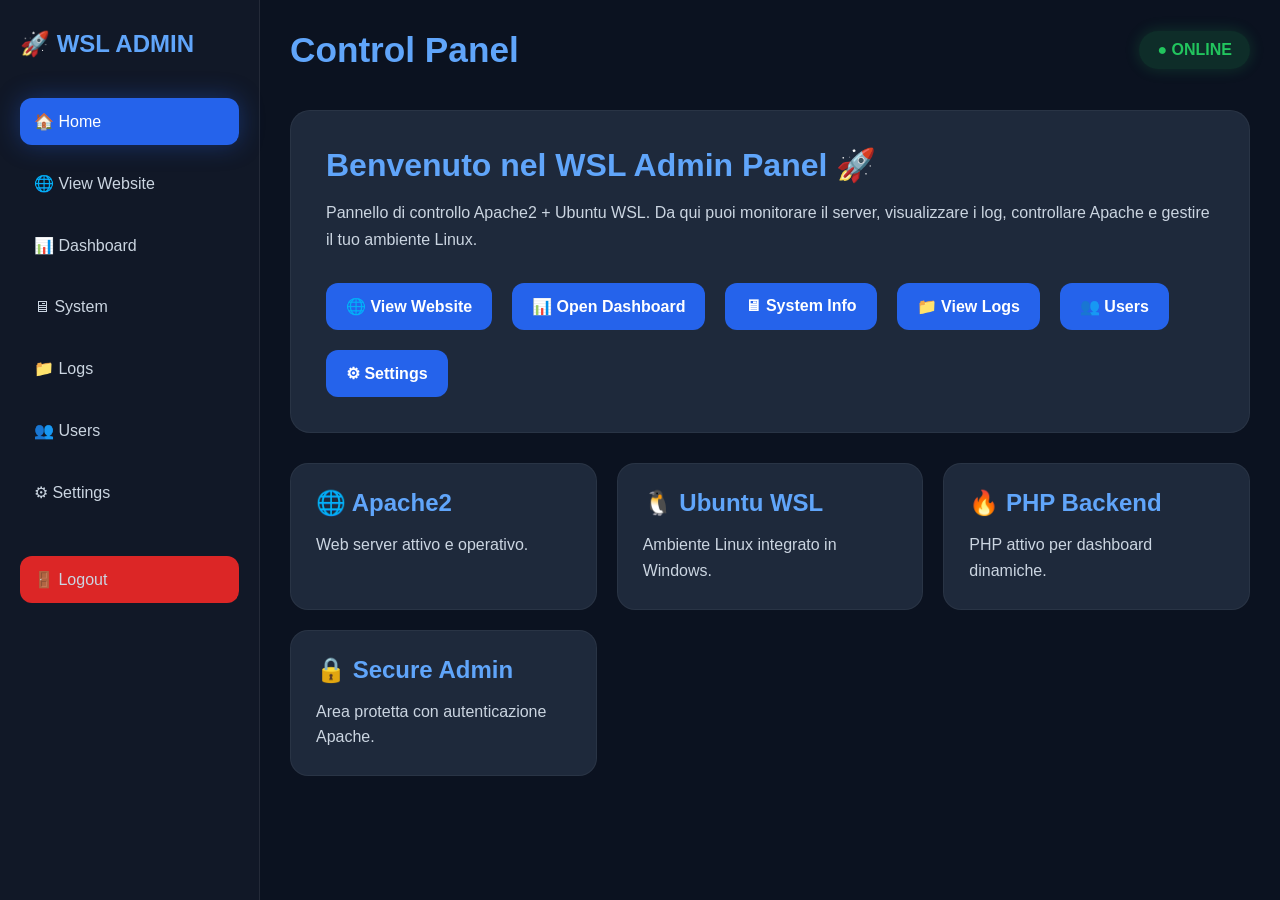
<file: admin/index.html>
<!DOCTYPE html>
<html lang="it">

<head>

<meta charset="UTF-8">
<meta name="viewport" content="width=device-width, initial-scale=1.0">

<title>WSL Admin Panel</title>

<link rel="stylesheet" href="../css/admin.css">

<style>

.welcome-box{
    background:#1e293b;
    padding:35px;
    border-radius:20px;
    margin-bottom:30px;
    border:1px solid rgba(255,255,255,0.05);
}

.welcome-box h1{
    color:#60a5fa;
    margin-bottom:15px;
}

.welcome-box p{
    color:#cbd5e1;
    line-height:1.7;
}

.quick-actions{
    display:flex;
    flex-wrap:wrap;
    gap:20px;
    margin-top:30px;
}

.quick-btn{
    background:#2563eb;
    color:white;
    padding:14px 20px;
    border-radius:12px;
    text-decoration:none;
    transition:0.3s;
    font-weight:bold;
}

.quick-btn:hover{
    background:#1d4ed8;
    transform:translateY(-3px);
}

.server-grid{
    display:grid;
    grid-template-columns:repeat(auto-fit,minmax(240px,1fr));
    gap:20px;
}

.server-card{
    background:#1e293b;
    padding:25px;
    border-radius:18px;
    border:1px solid rgba(255,255,255,0.05);
    transition:0.3s;
}

.server-card:hover{
    transform:translateY(-5px);
    border-color:rgba(96,165,250,0.4);
}

.server-card h2{
    color:#60a5fa;
    margin-bottom:15px;
}

.server-card p{
    color:#cbd5e1;
    line-height:1.6;
}

.logout-btn{

    background:#dc2626;

    margin-top:25px;

}

.logout-btn:hover{

    background:#b91c1c;

}
.sidebar .menu a.active{

    background:#2563eb;

    color:white;

    box-shadow:0 0 25px rgba(37,99,235,0.35);

}
</style>

</head>

<body>

<!-- SIDEBAR -->

<div class="sidebar">

    <div class="logo">
        🚀 WSL ADMIN
    </div>

    <div class="menu">

        <a href="index.html" class="active">🏠 Home</a>

        <a href="../index.php">🌐 View Website</a>

        <a href="dashboard.php">📊 Dashboard</a>

        <a href="system.php">🖥 System</a>

        <a href="logs.php">📁 Logs</a>

        <a href="users.php">👥 Users </a>

        <a href="settings.php">⚙ Settings</a>

        <a href="logout.php" class="logout-btn">
        🚪 Logout
        </a>

    </div>

</div>

<!-- MAIN -->

<div class="main-content">

    <div class="topbar">

        <h1>Control Panel</h1>

        <div class="status">
            ● ONLINE
        </div>

    </div>

    <!-- WELCOME -->

    <div class="welcome-box">

        <h1>Benvenuto nel WSL Admin Panel 🚀</h1>

        <p>
            Pannello di controllo Apache2 + Ubuntu WSL.
            Da qui puoi monitorare il server, visualizzare i log,
            controllare Apache e gestire il tuo ambiente Linux.
        </p>

        <!-- QUICK ACTIONS -->

        <div class="quick-actions">

            <a href="../index.php" class="quick-btn">
                🌐 View Website
            </a>

            <a href="dashboard.php" class="quick-btn">
                📊 Open Dashboard
            </a>

            <a href="system.php" class="quick-btn">
                🖥 System Info
            </a>

            <a href="logs.php" class="quick-btn">
                📁 View Logs
            </a>

            <a href="users.php" class="quick-btn">
               👥 Users
            </a>

            <a href="settings.php" class="quick-btn">
                ⚙ Settings
            </a>
        </div>

    </div>

    <!-- SERVER CARDS -->

    <div class="server-grid">

        <div class="server-card">

            <h2>🌐 Apache2</h2>

            <p>
                Web server attivo e operativo.
            </p>

        </div>

        <div class="server-card">

            <h2>🐧 Ubuntu WSL</h2>

            <p>
                Ambiente Linux integrato in Windows.
            </p>

        </div>

        <div class="server-card">

            <h2>🔥 PHP Backend</h2>

            <p>
                PHP attivo per dashboard dinamiche.
            </p>

        </div>

        <div class="server-card">

            <h2>🔒 Secure Admin</h2>

            <p>
                Area protetta con autenticazione Apache.
            </p>

        </div>

    </div>

</div>

</div>

</body>
</html>
</file>
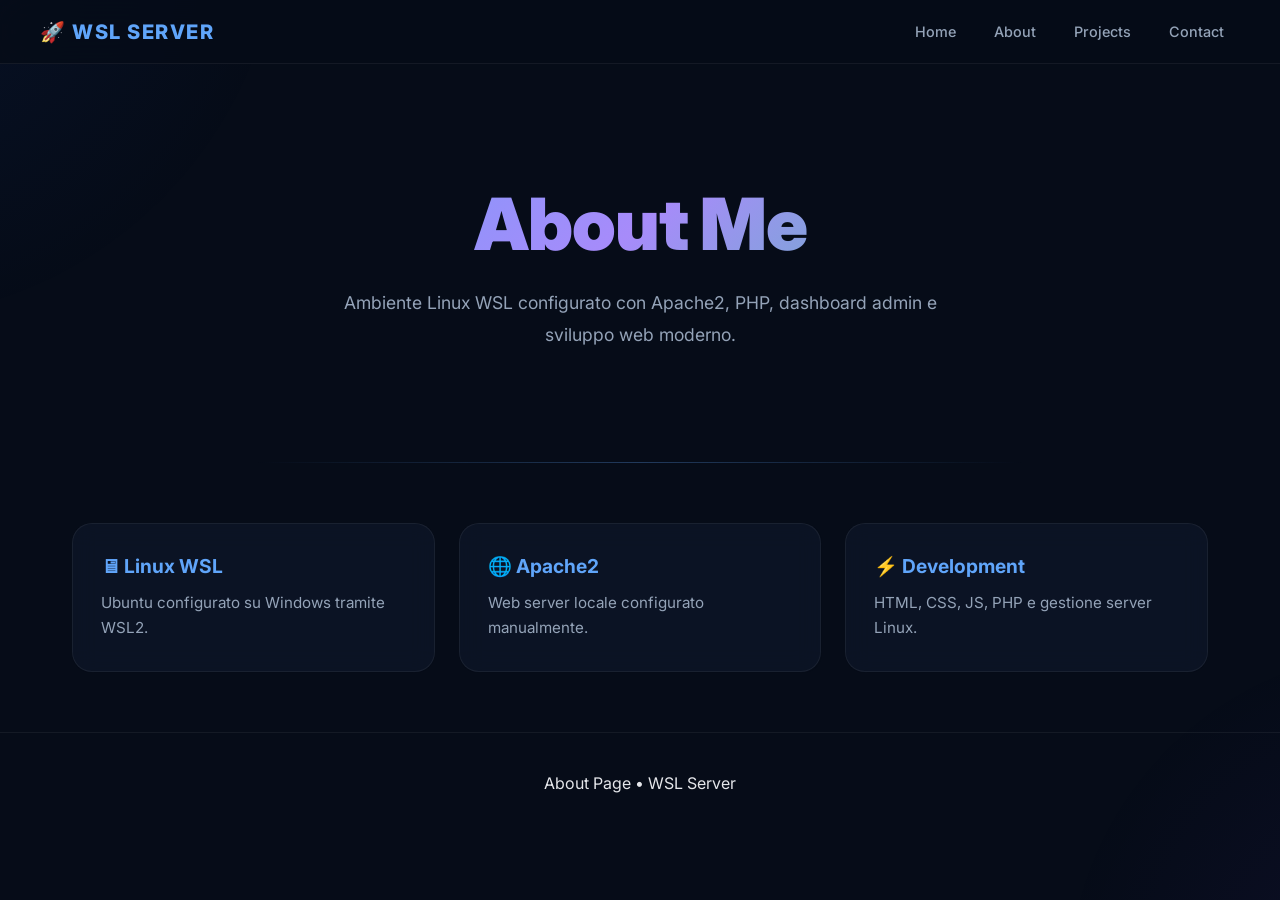
<file: pages/about.html>
<!DOCTYPE html>
<html lang="it">

<head>

<meta charset="UTF-8">
<meta name="viewport" content="width=device-width, initial-scale=1.0">

<title>About</title>

<link rel="stylesheet" href="../style.css">

</head>

<body>

<nav>

    <div class="logo">
        🚀 WSL SERVER
    </div>

    <div class="menu">
        <a href="../index.php">Home</a>
        <a href="about.html">About</a>
        <a href="projects.html">Projects</a>
        <a href="contact.html">Contact</a>
    </div>

</nav>

<section class="hero">

    <h1>About Me</h1>

    <p>
        Ambiente Linux WSL configurato con Apache2,
        PHP, dashboard admin e sviluppo web moderno.
    </p>

</section>

<section class="cards">

    <div class="card">

        <h2>🖥 Linux WSL</h2>

        <p>
            Ubuntu configurato su Windows tramite WSL2.
        </p>

    </div>

    <div class="card">

        <h2>🌐 Apache2</h2>

        <p>
            Web server locale configurato manualmente.
        </p>

    </div>

    <div class="card">

        <h2>⚡ Development</h2>

        <p>
            HTML, CSS, JS, PHP e gestione server Linux.
        </p>

    </div>

</section>

<footer>
    About Page • WSL Server
</footer>

</body>
</html>
</file>
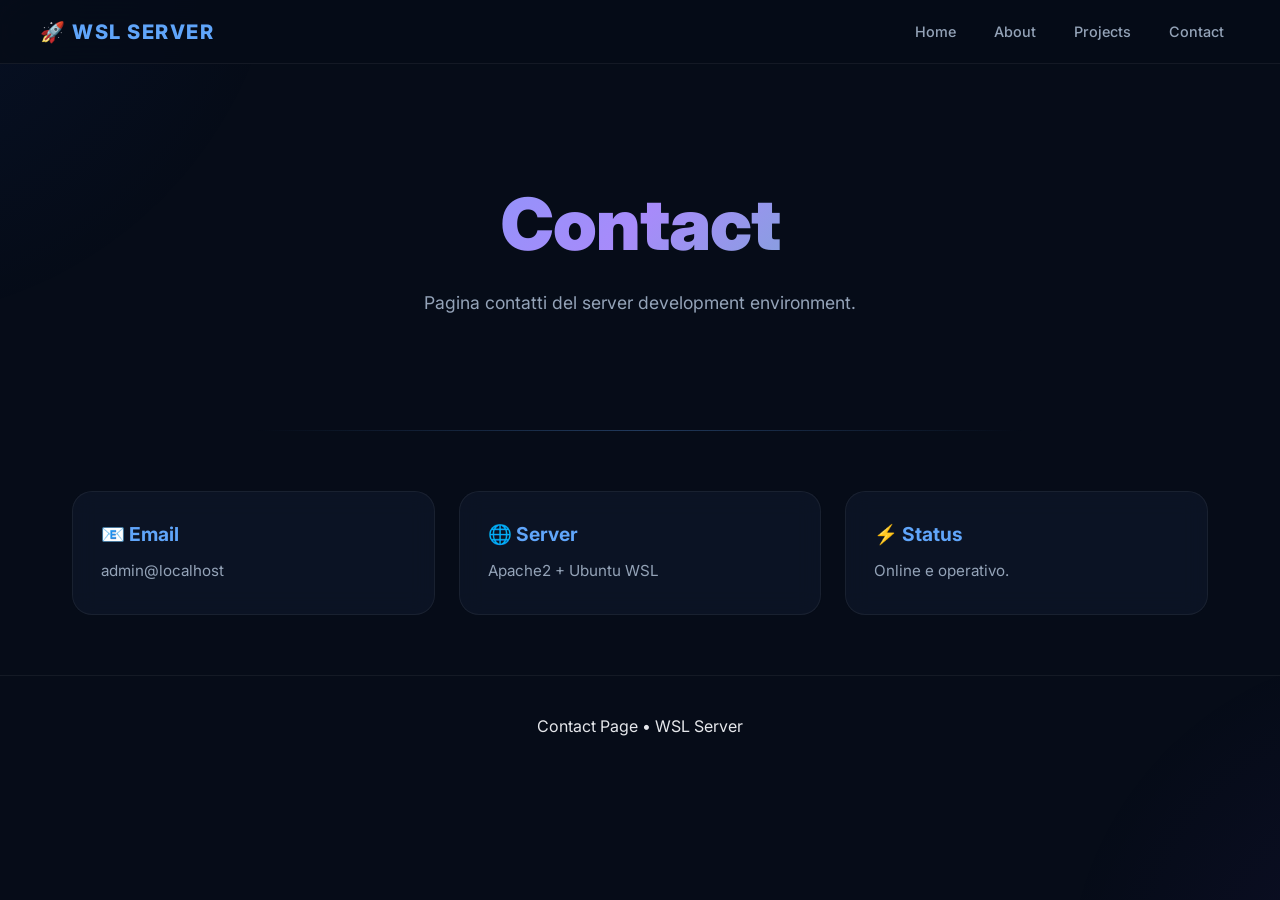
<file: pages/contact.html>
<!DOCTYPE html>
<html lang="it">

<head>

<meta charset="UTF-8">
<meta name="viewport" content="width=device-width, initial-scale=1.0">

<title>Contact</title>

<link rel="stylesheet" href="../style.css">

</head>

<body>

<nav>

    <div class="logo">
        🚀 WSL SERVER
    </div>

    <div class="menu">
        <a href="../index.php">Home</a>
        <a href="about.html">About</a>
        <a href="projects.html">Projects</a>
        <a href="contact.html">Contact</a>
    </div>

</nav>

<section class="hero">

    <h1>Contact</h1>

    <p>
        Pagina contatti del server development environment.
    </p>

</section>

<section class="cards">

    <div class="card">

        <h2>📧 Email</h2>

        <p>
            admin@localhost
        </p>

    </div>

    <div class="card">

        <h2>🌐 Server</h2>

        <p>
            Apache2 + Ubuntu WSL
        </p>

    </div>

    <div class="card">

        <h2>⚡ Status</h2>

        <p>
            Online e operativo.
        </p>

    </div>

</section>

<footer>
    Contact Page • WSL Server
</footer>

</body>
</html>
</file>
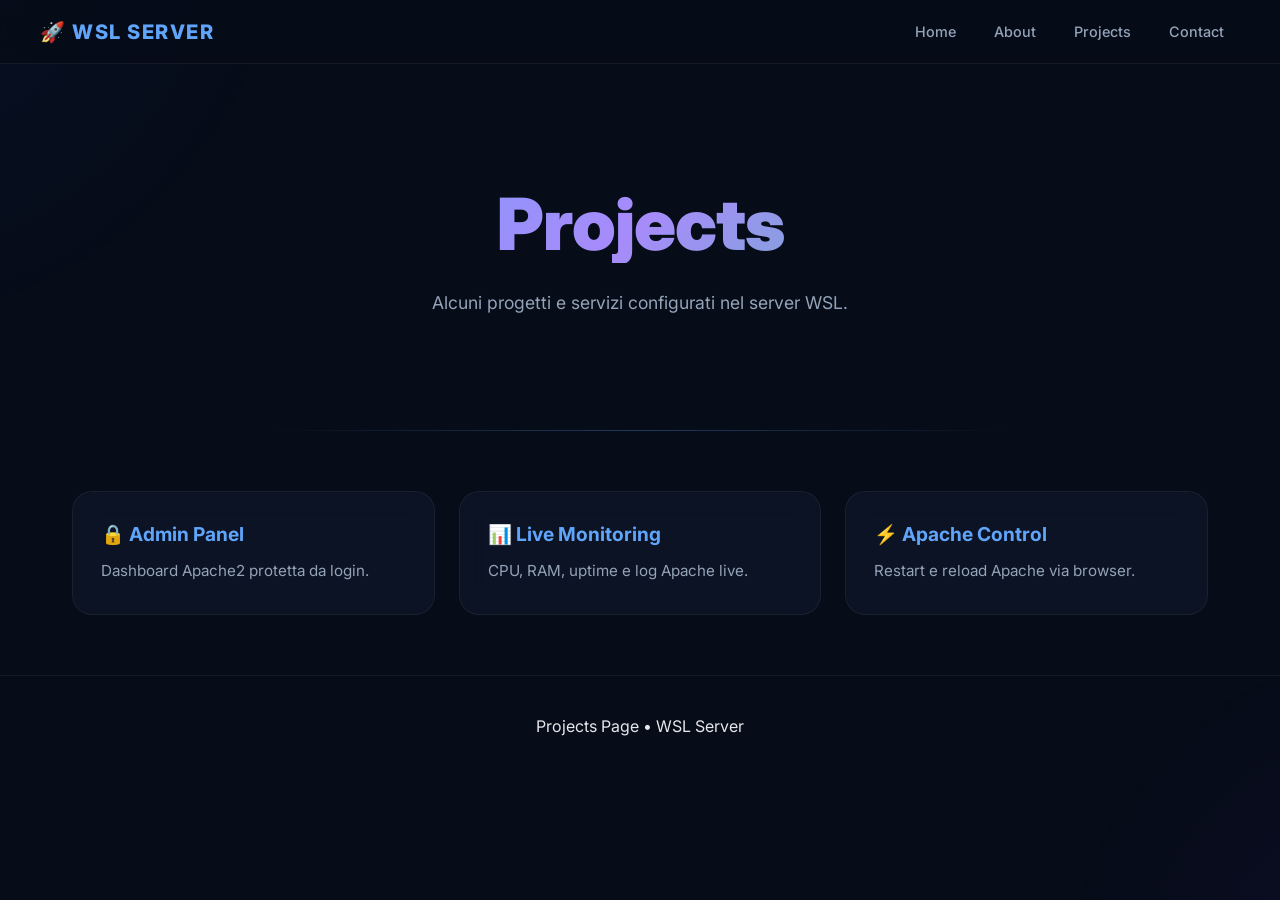
<file: pages/projects.html>
<!DOCTYPE html>
<html lang="it">

<head>

<meta charset="UTF-8">
<meta name="viewport" content="width=device-width, initial-scale=1.0">

<title>Projects</title>

<link rel="stylesheet" href="../style.css">

</head>

<body>

<nav>

    <div class="logo">
        🚀 WSL SERVER
    </div>

    <div class="menu">
        <a href="../index.php">Home</a>
        <a href="about.html">About</a>
        <a href="projects.html">Projects</a>
        <a href="contact.html">Contact</a>
    </div>

</nav>

<section class="hero">

    <h1>Projects</h1>

    <p>
        Alcuni progetti e servizi configurati nel server WSL.
    </p>

</section>

<section class="cards">

    <div class="card">

        <h2>🔒 Admin Panel</h2>

        <p>
            Dashboard Apache2 protetta da login.
        </p>

    </div>

    <div class="card">

        <h2>📊 Live Monitoring</h2>

        <p>
            CPU, RAM, uptime e log Apache live.
        </p>

    </div>

    <div class="card">

        <h2>⚡ Apache Control</h2>

        <p>
            Restart e reload Apache via browser.
        </p>

    </div>

</section>

<footer>
    Projects Page • WSL Server
</footer>

</body>
</html>
</file>
<file: css/admin.css>
*{
    margin:0;
    padding:0;
    box-sizing:border-box;
}

body{
    font-family:Arial, Helvetica, sans-serif;
    background:#0b1220;
    color:white;
    display:flex;
    min-height:100vh;
    overflow-x:hidden;
}

/* SIDEBAR */

.sidebar{
    width:260px;
    background:#111827;
    border-right:1px solid rgba(255,255,255,0.08);
    padding:30px 20px;
    position:fixed;
    top:0;
    left:0;
    bottom:0;
}

.logo{
    font-size:1.5rem;
    font-weight:bold;
    color:#60a5fa;
    margin-bottom:40px;
}

.menu{
    display:flex;
    flex-direction:column;
    gap:15px;
}

.menu a{
    text-decoration:none;
    color:#cbd5e1;
    padding:14px;
    border-radius:12px;
    transition:0.3s;
}

.menu a:hover{
    background:rgba(96,165,250,0.15);
    color:#60a5fa;
}

/* MAIN */

.main-content{
    margin-left:260px;
    width:100%;
    padding:30px;
}

/* TOPBAR */

.topbar{
    display:flex;
    justify-content:space-between;
    align-items:center;
    margin-bottom:40px;
}

.topbar h1{
    font-size:2.2rem;
    color:#60a5fa;
}

.status{
    background:rgba(34,197,94,0.15);
    color:#22c55e;
    padding:10px 18px;
    border-radius:999px;
    font-weight:bold;
    box-shadow:0 0 15px rgba(34,197,94,0.2);
}

/* CARDS */

.cards{
    display:grid;
    grid-template-columns:repeat(auto-fit,minmax(240px,1fr));
    gap:20px;
    margin-bottom:40px;
}

.card{
    background:#1e293b;
    border:1px solid rgba(255,255,255,0.05);
    padding:25px;
    border-radius:18px;
    transition:0.3s;
}

.card:hover{
    transform:translateY(-5px);
    border-color:rgba(96,165,250,0.4);
}

.card h2{
    color:#60a5fa;
    margin-bottom:15px;
}

.card p{
    color:#cbd5e1;
    line-height:1.5;
}

/* TERMINAL */

.terminal{
    background:#020617;
    border-radius:18px;
    overflow:hidden;
    border:1px solid rgba(255,255,255,0.05);
}

.terminal-header{
    background:#111827;
    padding:15px 20px;
    color:#94a3b8;
    border-bottom:1px solid rgba(255,255,255,0.05);
    font-family:monospace;
}

.terminal-body{
    padding:25px;
    font-family:monospace;
    color:#22c55e;
    line-height:2;
}

/* MOBILE */

@media(max-width:900px){

    body{
        flex-direction:column;
    }

    .sidebar{
        position:relative;
        width:100%;
        height:auto;
        border-right:none;
        border-bottom:1px solid rgba(255,255,255,0.08);
    }

    .main-content{
        margin-left:0;
    }

    .topbar{
        flex-direction:column;
        gap:20px;
        align-items:flex-start;
    }
}
</file>
<file: style.css>
@import url('https://fonts.googleapis.com/css2?family=Inter:wght@300;400;500;600;700;800;900&display=swap');

*, *::before, *::after {
    margin: 0;
    padding: 0;
    box-sizing: border-box;
}

html, body {
    width: 100%;
    overflow-x: hidden;
    font-family: 'Inter', 'Arial', sans-serif;
    background: #060c18;
    color: #e5e7eb;
    scroll-behavior: smooth;
}

/* ─── PARTICELLE SFONDO ─── */

body::before {
    content: '';
    position: fixed;
    top: -50%;
    left: -50%;
    width: 200%;
    height: 200%;
    background:
        radial-gradient(ellipse 600px 600px at 20% 20%, rgba(37,99,235,0.08) 0%, transparent 70%),
        radial-gradient(ellipse 500px 500px at 80% 80%, rgba(124,58,237,0.07) 0%, transparent 70%),
        radial-gradient(ellipse 400px 400px at 60% 10%, rgba(34,197,94,0.04) 0%, transparent 70%);
    pointer-events: none;
    z-index: 0;
}

/* ─── NAVBAR ─── */

nav {
    width: 100%;
    padding: 14px 40px;
    display: flex;
    justify-content: space-between;
    align-items: center;
    background: rgba(6, 12, 24, 0.85);
    backdrop-filter: blur(20px);
    -webkit-backdrop-filter: blur(20px);
    border-bottom: 1px solid rgba(255,255,255,0.06);
    position: sticky;
    top: 0;
    z-index: 1000;
    transition: 0.3s;
}

nav:hover {
    border-bottom-color: rgba(96,165,250,0.15);
}

.logo {
    font-size: 1.25rem;
    font-weight: 800;
    color: #60a5fa;
    letter-spacing: 1.5px;
    text-decoration: none;
    display: flex;
    align-items: center;
    gap: 8px;
}

.logo span {
    color: #a78bfa;
}

.menu {
    display: flex;
    align-items: center;
    gap: 6px;
    flex-wrap: wrap;
}

.menu a {
    color: #94a3b8;
    text-decoration: none;
    font-size: 0.9rem;
    font-weight: 500;
    padding: 9px 16px;
    border-radius: 10px;
    transition: all 0.25s;
    position: relative;
}

.menu a:hover {
    background: rgba(96,165,250,0.12);
    color: #60a5fa;
}

.menu a.active-page {
    color: #60a5fa;
    background: rgba(96,165,250,0.1);
}

/* ─── BUTTONS NAV ─── */

.login-btn {
    background: linear-gradient(135deg, #2563eb, #1d4ed8) !important;
    color: white !important;
    font-weight: 700 !important;
    padding: 9px 20px !important;
    box-shadow: 0 0 20px rgba(37,99,235,0.3);
}

.login-btn:hover {
    background: linear-gradient(135deg, #1d4ed8, #1e40af) !important;
    box-shadow: 0 0 30px rgba(37,99,235,0.5) !important;
    transform: translateY(-1px);
}

.admin-btn {
    background: linear-gradient(135deg, #7c3aed, #6d28d9) !important;
    color: white !important;
    font-weight: 700 !important;
    box-shadow: 0 0 20px rgba(124,58,237,0.3);
}

.admin-btn:hover {
    background: linear-gradient(135deg, #6d28d9, #5b21b6) !important;
    box-shadow: 0 0 30px rgba(124,58,237,0.5) !important;
    transform: translateY(-1px);
}

.logout-btn {
    background: linear-gradient(135deg, #dc2626, #b91c1c) !important;
    color: white !important;
    font-weight: 700 !important;
    box-shadow: 0 0 15px rgba(220,38,38,0.25);
}

.logout-btn:hover {
    background: linear-gradient(135deg, #b91c1c, #991b1b) !important;
    box-shadow: 0 0 30px rgba(220,38,38,0.45) !important;
    transform: translateY(-1px);
}

.profile-btn {
    background: rgba(96,165,250,0.15) !important;
    color: #60a5fa !important;
    font-weight: 600 !important;
    border: 1px solid rgba(96,165,250,0.25) !important;
}

.profile-btn:hover {
    background: rgba(96,165,250,0.25) !important;
}

/* ─── HERO ─── */

.hero {
    position: relative;
    width: 100%;
    padding: 120px 20px 80px;
    text-align: center;
    z-index: 1;
    overflow: hidden;
}

.hero::after {
    content: '';
    position: absolute;
    bottom: 0;
    left: 50%;
    transform: translateX(-50%);
    width: 60%;
    height: 1px;
    background: linear-gradient(90deg, transparent, rgba(96,165,250,0.3), transparent);
}

.hero-badge {
    display: inline-flex;
    align-items: center;
    gap: 8px;
    background: rgba(37,99,235,0.12);
    border: 1px solid rgba(37,99,235,0.25);
    color: #60a5fa;
    padding: 6px 16px;
    border-radius: 999px;
    font-size: 0.8rem;
    font-weight: 600;
    letter-spacing: 0.5px;
    margin-bottom: 24px;
    text-transform: uppercase;
}

.hero h1 {
    font-size: 4.5rem;
    font-weight: 900;
    background: linear-gradient(135deg, #60a5fa 0%, #a78bfa 50%, #34d399 100%);
    -webkit-background-clip: text;
    -webkit-text-fill-color: transparent;
    background-clip: text;
    margin-bottom: 24px;
    line-height: 1.1;
    letter-spacing: -1px;
}

.hero p {
    max-width: 650px;
    margin: 0 auto 32px;
    color: #94a3b8;
    line-height: 1.8;
    font-size: 1.1rem;
    font-weight: 400;
}

/* ─── STATUS BADGE ─── */

.status {
    display: inline-flex;
    align-items: center;
    gap: 8px;
    margin-top: 10px;
    padding: 12px 24px;
    border-radius: 999px;
    background: rgba(34,197,94,0.1);
    color: #22c55e;
    font-weight: 700;
    font-size: 0.85rem;
    letter-spacing: 1px;
    border: 1px solid rgba(34,197,94,0.2);
    box-shadow: 0 0 20px rgba(34,197,94,0.15);
    animation: pulse-green 2s infinite;
}

@keyframes pulse-green {
    0%, 100% { box-shadow: 0 0 20px rgba(34,197,94,0.15); }
    50% { box-shadow: 0 0 30px rgba(34,197,94,0.3); }
}

/* ─── WELCOME USER ─── */

.welcome-user {
    width: 100%;
    display: flex;
    justify-content: center;
    padding: 0 20px;
    margin: 50px 0 20px;
    position: relative;
    z-index: 1;
}

.welcome-card {
    width: 100%;
    max-width: 900px;
    background: linear-gradient(135deg,
        rgba(37,99,235,0.12) 0%,
        rgba(124,58,237,0.12) 50%,
        rgba(34,197,94,0.05) 100%
    );
    border: 1px solid rgba(96,165,250,0.2);
    border-radius: 28px;
    padding: 60px 40px;
    text-align: center;
    backdrop-filter: blur(20px);
    box-shadow: 0 25px 60px rgba(0,0,0,0.4), inset 0 1px 0 rgba(255,255,255,0.05);
    transition: 0.4s;
}

.welcome-card:hover {
    transform: translateY(-6px);
    border-color: rgba(96,165,250,0.4);
    box-shadow: 0 35px 80px rgba(0,0,0,0.5);
}

.welcome-avatar {
    width: 110px;
    height: 110px;
    margin: 0 auto 28px;
    border-radius: 50%;
    display: flex;
    justify-content: center;
    align-items: center;
    background: linear-gradient(135deg, #2563eb, #7c3aed);
    font-size: 3.5rem;
    box-shadow: 0 0 40px rgba(37,99,235,0.5), 0 0 80px rgba(124,58,237,0.3);
}

.welcome-card h1 {
    font-size: 3.2rem;
    font-weight: 800;
    background: linear-gradient(135deg, #60a5fa, #a78bfa);
    -webkit-background-clip: text;
    -webkit-text-fill-color: transparent;
    background-clip: text;
    margin-bottom: 16px;
}

.welcome-card p {
    color: #94a3b8;
    font-size: 1.15rem;
}

.welcome-card strong { color: #22c55e; }

/* ─── SECTION TITLE ─── */

.section-title {
    text-align: center;
    margin-bottom: 50px;
    position: relative;
    z-index: 1;
}

.section-title h2 {
    font-size: 2.2rem;
    font-weight: 800;
    color: #f1f5f9;
    margin-bottom: 12px;
}

.section-title p {
    color: #64748b;
    font-size: 1rem;
}

.section-title::after {
    content: '';
    display: block;
    width: 60px;
    height: 3px;
    background: linear-gradient(90deg, #2563eb, #7c3aed);
    border-radius: 999px;
    margin: 16px auto 0;
}

/* ─── CARDS ─── */

.cards {
    width: 100%;
    max-width: 1200px;
    margin: 60px auto;
    padding: 0 32px;
    display: grid;
    grid-template-columns: repeat(auto-fit, minmax(260px, 1fr));
    gap: 24px;
    position: relative;
    z-index: 1;
}

.card {
    background: rgba(15,23,42,0.7);
    border: 1px solid rgba(255,255,255,0.06);
    padding: 30px 28px;
    border-radius: 20px;
    transition: all 0.3s ease;
    backdrop-filter: blur(12px);
    position: relative;
    overflow: hidden;
}

.card::before {
    content: '';
    position: absolute;
    top: 0;
    left: 0;
    right: 0;
    height: 2px;
    background: linear-gradient(90deg, #2563eb, #7c3aed);
    opacity: 0;
    transition: 0.3s;
}

.card:hover {
    transform: translateY(-7px);
    border-color: rgba(96,165,250,0.3);
    box-shadow: 0 20px 50px rgba(0,0,0,0.4), 0 0 0 1px rgba(96,165,250,0.1);
}

.card:hover::before {
    opacity: 1;
}

.card-icon {
    font-size: 2.2rem;
    margin-bottom: 18px;
    display: block;
}

.card h2 {
    color: #60a5fa;
    margin-bottom: 12px;
    font-size: 1.2rem;
    font-weight: 700;
}

.card p {
    color: #94a3b8;
    font-size: 0.95rem;
    line-height: 1.7;
}

/* ─── TIMELINE / CONTENT SECTIONS ─── */

.content-section {
    max-width: 1200px;
    margin: 0 auto 80px;
    padding: 0 32px;
    position: relative;
    z-index: 1;
}

.content-section h2 {
    font-size: 1.8rem;
    font-weight: 800;
    color: #f1f5f9;
    margin-bottom: 30px;
    display: flex;
    align-items: center;
    gap: 12px;
}

.skill-grid {
    display: grid;
    grid-template-columns: repeat(auto-fit, minmax(180px, 1fr));
    gap: 16px;
}

.skill-item {
    background: rgba(15,23,42,0.7);
    border: 1px solid rgba(255,255,255,0.06);
    padding: 20px;
    border-radius: 16px;
    text-align: center;
    transition: 0.3s;
    backdrop-filter: blur(10px);
}

.skill-item:hover {
    border-color: rgba(96,165,250,0.3);
    transform: translateY(-4px);
}

.skill-item .skill-icon {
    font-size: 2rem;
    display: block;
    margin-bottom: 10px;
}

.skill-item span {
    color: #cbd5e1;
    font-size: 0.9rem;
    font-weight: 600;
}

/* ─── CONTACT ─── */

.contact-grid {
    max-width: 900px;
    margin: 0 auto 60px;
    padding: 0 32px;
    display: grid;
    grid-template-columns: repeat(auto-fit, minmax(260px, 1fr));
    gap: 22px;
    position: relative;
    z-index: 1;
}

.contact-card {
    background: rgba(15,23,42,0.7);
    border: 1px solid rgba(255,255,255,0.06);
    padding: 32px 28px;
    border-radius: 20px;
    text-align: center;
    transition: 0.3s;
    backdrop-filter: blur(12px);
}

.contact-card:hover {
    border-color: rgba(96,165,250,0.3);
    transform: translateY(-5px);
    box-shadow: 0 15px 40px rgba(0,0,0,0.35);
}

.contact-card .icon {
    font-size: 2.5rem;
    display: block;
    margin-bottom: 16px;
}

.contact-card h3 {
    color: #60a5fa;
    font-size: 1.1rem;
    font-weight: 700;
    margin-bottom: 10px;
}

.contact-card p, .contact-card a {
    color: #94a3b8;
    font-size: 0.95rem;
    text-decoration: none;
    line-height: 1.6;
    transition: 0.2s;
}

.contact-card a:hover {
    color: #60a5fa;
}

/* ─── NEXDAM BANNER ─── */

.nexdam-banner {
    max-width: 900px;
    margin: 0 auto 60px;
    padding: 0 32px;
    position: relative;
    z-index: 1;
}

.nexdam-card {
    background: linear-gradient(135deg, rgba(37,99,235,0.15), rgba(124,58,237,0.15));
    border: 1px solid rgba(96,165,250,0.25);
    border-radius: 24px;
    padding: 40px 36px;
    display: flex;
    align-items: center;
    gap: 28px;
    flex-wrap: wrap;
}

.nexdam-card .nexdam-logo {
    font-size: 3rem;
    flex-shrink: 0;
}

.nexdam-card .nexdam-text h3 {
    font-size: 1.3rem;
    font-weight: 800;
    color: #f1f5f9;
    margin-bottom: 8px;
}

.nexdam-card .nexdam-text p {
    color: #94a3b8;
    font-size: 0.95rem;
    margin-bottom: 16px;
    line-height: 1.6;
}

.nexdam-link {
    display: inline-flex;
    align-items: center;
    gap: 8px;
    background: linear-gradient(135deg, #2563eb, #7c3aed);
    color: white;
    text-decoration: none;
    padding: 11px 22px;
    border-radius: 12px;
    font-weight: 700;
    font-size: 0.9rem;
    transition: 0.3s;
    box-shadow: 0 0 25px rgba(37,99,235,0.35);
}

.nexdam-link:hover {
    transform: translateY(-2px);
    box-shadow: 0 0 40px rgba(37,99,235,0.55);
}

/* ─── FOOTER ─── */

footer {
    position: relative;
    z-index: 1;
    text-align: center;
    padding: 40px 20px 30px;
    border-top: 1px solid rgba(255,255,255,0.06);
    margin-top: 60px;
}

.footer-top {
    font-size: 0.95rem;
    color: #475569;
    margin-bottom: 10px;
}

.footer-nexdam {
    font-size: 0.9rem;
    color: #334155;
}

.footer-nexdam a {
    color: #60a5fa;
    text-decoration: none;
    font-weight: 600;
    transition: 0.2s;
}

.footer-nexdam a:hover {
    color: #a78bfa;
}

/* ─── DIVIDER ─── */

.divider {
    max-width: 1200px;
    margin: 0 auto 60px;
    padding: 0 32px;
    position: relative;
    z-index: 1;
}

.divider hr {
    border: none;
    border-top: 1px solid rgba(255,255,255,0.06);
}

/* ─── RESPONSIVE ─── */

@media (max-width: 900px) {
    .hero h1 { font-size: 3rem; }
    .welcome-card h1 { font-size: 2.4rem; }
    nav { padding: 14px 20px; }
}

@media (max-width: 700px) {
    nav {
        flex-direction: column;
        gap: 12px;
        padding: 16px;
    }

    .menu { justify-content: center; }

    .hero { padding: 80px 16px 60px; }

    .hero h1 { font-size: 2.4rem; }

    .hero p { font-size: 1rem; }

    .welcome-card {
        padding: 40px 24px;
    }

    .welcome-card h1 { font-size: 2rem; }

    .welcome-avatar {
        width: 90px;
        height: 90px;
        font-size: 2.5rem;
    }

    .cards, .content-section, .contact-grid, .nexdam-banner {
        padding: 0 16px;
    }

    .nexdam-card { flex-direction: column; text-align: center; }
}
</file>
